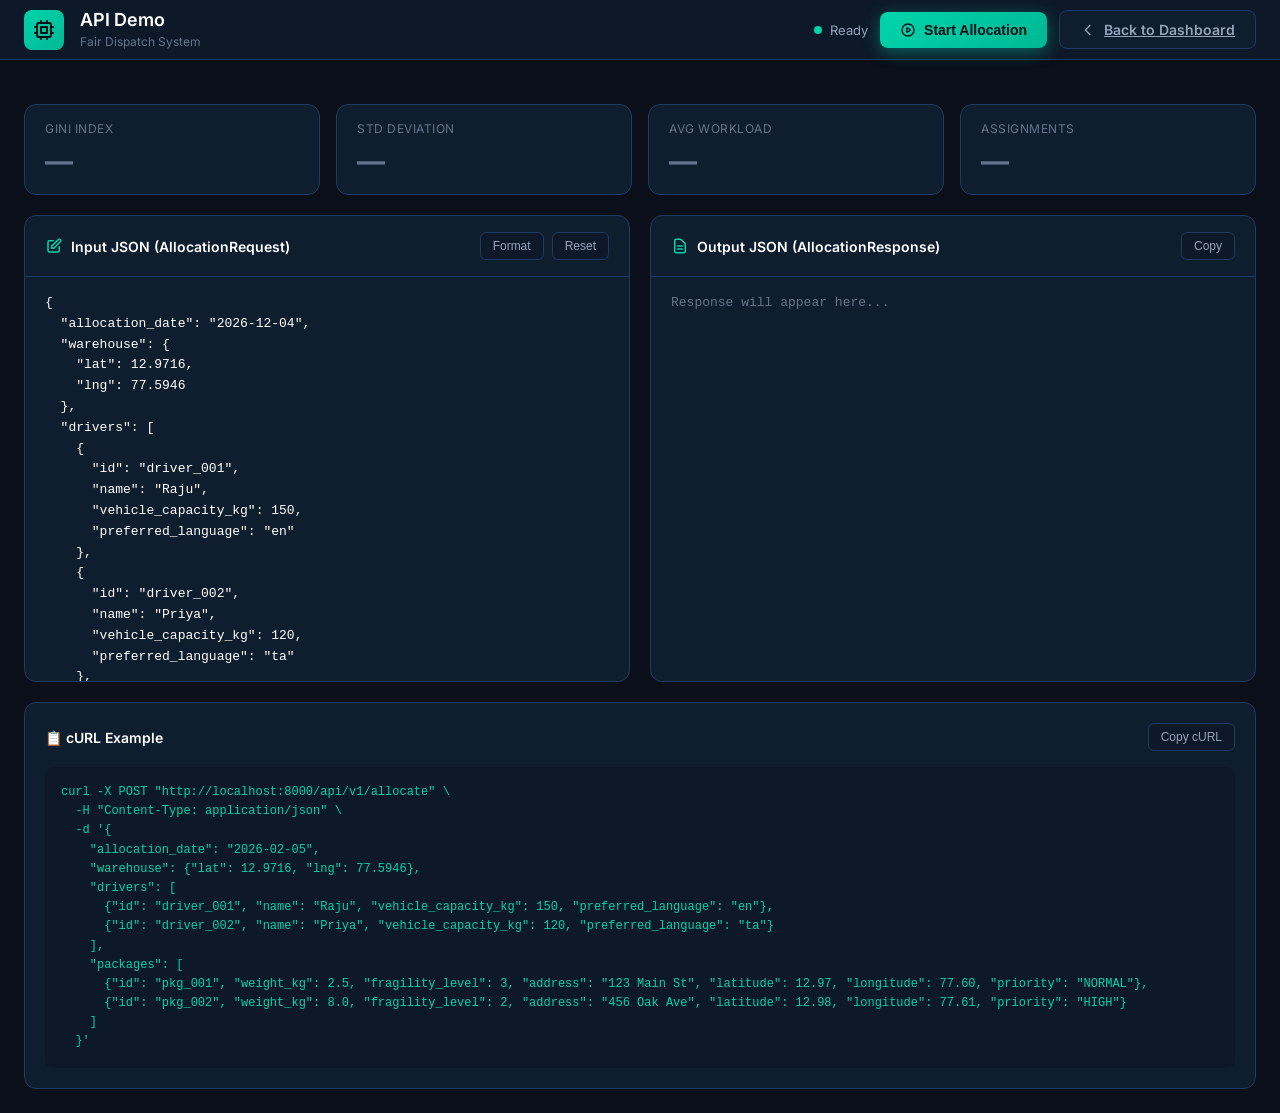
<file: frontend/demo.html>
<!DOCTYPE html>
<html lang="en">

<head>
    <meta charset="UTF-8">
    <meta name="viewport" content="width=device-width, initial-scale=1.0">
    <title>API Demo | Fair Dispatch System</title>
    <link href="https://fonts.googleapis.com/css2?family=Inter:wght@400;500;600;700&display=swap" rel="stylesheet">
    <style>
        :root {
            --bg-primary: #0a0f1a;
            --bg-secondary: #0d1929;
            --bg-card: #0f1e2e;
            --accent-primary: #00d4aa;
            --accent-secondary: #00b894;
            --accent-glow: rgba(0, 212, 170, 0.4);
            --text-primary: #ffffff;
            --text-secondary: #94a3b8;
            --text-muted: #64748b;
            --border-primary: #1e3a5f;
            --status-success: #00d4aa;
            --status-error: #ef4444;
            --status-warning: #fbbf24;
        }

        * {
            margin: 0;
            padding: 0;
            box-sizing: border-box;
        }

        body {
            font-family: 'Inter', -apple-system, BlinkMacSystemFont, 'Segoe UI', sans-serif;
            background: var(--bg-primary);
            color: var(--text-primary);
            min-height: 100vh;
        }

        .header {
            height: 60px;
            background: var(--bg-secondary);
            border-bottom: 1px solid var(--border-primary);
            display: flex;
            align-items: center;
            justify-content: space-between;
            padding: 0 24px;
            position: fixed;
            top: 0;
            left: 0;
            right: 0;
            z-index: 100;
        }

        .header-left {
            display: flex;
            align-items: center;
            gap: 16px;
        }

        .logo {
            width: 40px;
            height: 40px;
            background: linear-gradient(135deg, var(--accent-primary) 0%, var(--accent-secondary) 100%);
            border-radius: 8px;
            display: flex;
            align-items: center;
            justify-content: center;
        }

        .logo svg {
            width: 24px;
            height: 24px;
            color: var(--bg-primary);
        }

        .header-title h1 {
            font-size: 18px;
            font-weight: 600;
        }

        .header-title .subtitle {
            font-size: 12px;
            color: var(--text-muted);
        }

        .header-right {
            display: flex;
            align-items: center;
            gap: 12px;
        }

        .btn {
            display: inline-flex;
            align-items: center;
            gap: 8px;
            padding: 10px 20px;
            border-radius: 8px;
            font-size: 14px;
            font-weight: 600;
            cursor: pointer;
            border: none;
            transition: all 0.2s ease;
        }

        .btn-primary {
            background: linear-gradient(135deg, var(--accent-primary) 0%, var(--accent-secondary) 100%);
            color: var(--bg-primary);
            box-shadow: 0 4px 16px var(--accent-glow);
        }

        .btn-primary:hover {
            transform: translateY(-2px);
            box-shadow: 0 6px 24px var(--accent-glow);
        }

        .btn-primary:disabled {
            opacity: 0.6;
            cursor: not-allowed;
            transform: none;
        }

        .btn-secondary {
            background: var(--bg-card);
            color: var(--text-secondary);
            border: 1px solid var(--border-primary);
        }

        .btn-secondary:hover {
            background: var(--bg-secondary);
            color: var(--text-primary);
            border-color: var(--accent-primary);
        }

        .main-content {
            margin-top: 60px;
            padding: 24px;
            display: flex;
            flex-direction: column;
            gap: 20px;
            min-height: calc(100vh - 60px);
        }

        .metrics-bar {
            display: grid;
            grid-template-columns: repeat(4, 1fr);
            gap: 16px;
        }

        .metric-card {
            background: var(--bg-card);
            border: 1px solid var(--border-primary);
            border-radius: 12px;
            padding: 16px 20px;
            display: flex;
            flex-direction: column;
            gap: 8px;
            transition: all 0.3s ease;
        }

        .metric-card:hover {
            border-color: var(--accent-primary);
            box-shadow: 0 4px 16px rgba(0, 212, 170, 0.1);
        }

        .metric-label {
            font-size: 12px;
            color: var(--text-muted);
            text-transform: uppercase;
            letter-spacing: 0.5px;
        }

        .metric-value {
            font-size: 28px;
            font-weight: 700;
            color: var(--accent-primary);
        }

        .metric-value.pending {
            color: var(--text-muted);
        }

        .panels-container {
            display: grid;
            grid-template-columns: 1fr 1fr;
            gap: 20px;
            flex: 1;
        }

        .panel {
            background: var(--bg-card);
            border: 1px solid var(--border-primary);
            border-radius: 12px;
            display: flex;
            flex-direction: column;
            overflow: hidden;
        }

        .panel-header {
            padding: 16px 20px;
            border-bottom: 1px solid var(--border-primary);
            display: flex;
            align-items: center;
            justify-content: space-between;
        }

        .panel-title {
            font-size: 14px;
            font-weight: 600;
            display: flex;
            align-items: center;
            gap: 8px;
        }

        .panel-title svg {
            width: 18px;
            height: 18px;
            color: var(--accent-primary);
        }

        .panel-actions {
            display: flex;
            gap: 8px;
        }

        .panel-btn {
            padding: 6px 12px;
            font-size: 12px;
            border-radius: 6px;
            background: var(--bg-secondary);
            color: var(--text-secondary);
            border: 1px solid var(--border-primary);
            cursor: pointer;
            transition: all 0.2s ease;
        }

        .panel-btn:hover {
            color: var(--text-primary);
            border-color: var(--accent-primary);
        }

        .panel-body {
            flex: 1;
            padding: 0;
            position: relative;
        }

        .json-textarea {
            width: 100%;
            height: 100%;
            min-height: 400px;
            background: transparent;
            border: none;
            color: var(--text-primary);
            font-family: 'Monaco', 'Menlo', 'Ubuntu Mono', monospace;
            font-size: 13px;
            line-height: 1.6;
            padding: 16px 20px;
            resize: none;
            outline: none;
        }

        .json-textarea:focus {
            background: rgba(0, 212, 170, 0.02);
        }

        .json-textarea.readonly {
            color: var(--text-secondary);
        }

        .json-textarea::placeholder {
            color: var(--text-muted);
        }

        .status-indicator {
            display: flex;
            align-items: center;
            gap: 8px;
            font-size: 13px;
            color: var(--text-secondary);
        }

        .status-dot {
            width: 8px;
            height: 8px;
            border-radius: 50%;
            background: var(--status-success);
        }

        .status-dot.loading {
            animation: pulse 1s infinite;
            background: var(--status-warning);
        }

        .status-dot.error {
            background: var(--status-error);
        }

        @keyframes pulse {

            0%,
            100% {
                opacity: 1;
                transform: scale(1);
            }

            50% {
                opacity: 0.5;
                transform: scale(1.2);
            }
        }

        .alert {
            padding: 16px 20px;
            border-radius: 8px;
            font-size: 14px;
            display: none;
        }

        .alert.error {
            display: block;
            background: rgba(239, 68, 68, 0.1);
            border: 1px solid var(--status-error);
            color: var(--status-error);
        }

        .alert.success {
            display: block;
            background: rgba(0, 212, 170, 0.1);
            border: 1px solid var(--status-success);
            color: var(--status-success);
        }

        .curl-section {
            background: var(--bg-card);
            border: 1px solid var(--border-primary);
            border-radius: 12px;
            padding: 20px;
        }

        .curl-header {
            display: flex;
            align-items: center;
            justify-content: space-between;
            margin-bottom: 16px;
        }

        .curl-title {
            font-size: 14px;
            font-weight: 600;
            color: var(--text-primary);
        }

        .curl-code {
            background: var(--bg-secondary);
            border-radius: 8px;
            padding: 16px;
            overflow-x: auto;
        }

        .curl-code pre {
            font-family: 'Monaco', 'Menlo', 'Ubuntu Mono', monospace;
            font-size: 12px;
            line-height: 1.6;
            color: var(--accent-primary);
            margin: 0;
            white-space: pre-wrap;
        }

        @media (max-width: 1024px) {
            .panels-container {
                grid-template-columns: 1fr;
            }

            .metrics-bar {
                grid-template-columns: repeat(2, 1fr);
            }
        }

        @media (max-width: 640px) {
            .metrics-bar {
                grid-template-columns: 1fr;
            }
        }
    </style>
</head>

<body>
    <header class="header">
        <div class="header-left">
            <div class="logo">
                <svg xmlns="http://www.w3.org/2000/svg" fill="none" viewBox="0 0 24 24" stroke="currentColor">
                    <path stroke-linecap="round" stroke-linejoin="round" stroke-width="2"
                        d="M9 3v2m6-2v2M9 19v2m6-2v2M5 9H3m2 6H3m18-6h-2m2 6h-2M7 19h10a2 2 0 002-2V7a2 2 0 00-2-2H7a2 2 0 00-2 2v10a2 2 0 002 2zM9 9h6v6H9V9z" />
                </svg>
            </div>
            <div class="header-title">
                <h1>API Demo</h1>
                <span class="subtitle">Fair Dispatch System</span>
            </div>
        </div>
        <div class="header-right">
            <div class="status-indicator" id="status-indicator">
                <span class="status-dot" id="status-dot"></span>
                <span id="status-text">Ready</span>
            </div>
            <button class="btn btn-primary" id="run-btn" onclick="runAllocation()">
                <svg xmlns="http://www.w3.org/2000/svg" width="16" height="16" fill="none" viewBox="0 0 24 24"
                    stroke="currentColor">
                    <path stroke-linecap="round" stroke-linejoin="round" stroke-width="2"
                        d="M14.752 11.168l-3.197-2.132A1 1 0 0010 9.87v4.263a1 1 0 001.555.832l3.197-2.132a1 1 0 000-1.664z" />
                    <path stroke-linecap="round" stroke-linejoin="round" stroke-width="2"
                        d="M21 12a9 9 0 11-18 0 9 9 0 0118 0z" />
                </svg>
                Start Allocation
            </button>
            <a href="/" class="btn btn-secondary">
                <svg xmlns="http://www.w3.org/2000/svg" width="16" height="16" fill="none" viewBox="0 0 24 24"
                    stroke="currentColor">
                    <path stroke-linecap="round" stroke-linejoin="round" stroke-width="2" d="M15 19l-7-7 7-7" />
                </svg>
                Back to Dashboard
            </a>
        </div>
    </header>

    <main class="main-content">
        <div id="alert-container"></div>

        <div class="metrics-bar">
            <div class="metric-card">
                <span class="metric-label">Gini Index</span>
                <span class="metric-value pending" id="metric-gini">—</span>
            </div>
            <div class="metric-card">
                <span class="metric-label">Std Deviation</span>
                <span class="metric-value pending" id="metric-stddev">—</span>
            </div>
            <div class="metric-card">
                <span class="metric-label">Avg Workload</span>
                <span class="metric-value pending" id="metric-avg">—</span>
            </div>
            <div class="metric-card">
                <span class="metric-label">Assignments</span>
                <span class="metric-value pending" id="metric-assignments">—</span>
            </div>
        </div>

        <div class="panels-container">
            <div class="panel">
                <div class="panel-header">
                    <span class="panel-title">
                        <svg xmlns="http://www.w3.org/2000/svg" fill="none" viewBox="0 0 24 24" stroke="currentColor">
                            <path stroke-linecap="round" stroke-linejoin="round" stroke-width="2"
                                d="M11 5H6a2 2 0 00-2 2v11a2 2 0 002 2h11a2 2 0 002-2v-5m-1.414-9.414a2 2 0 112.828 2.828L11.828 15H9v-2.828l8.586-8.586z" />
                        </svg>
                        Input JSON (AllocationRequest)
                    </span>
                    <div class="panel-actions">
                        <button class="panel-btn" onclick="formatInput()">Format</button>
                        <button class="panel-btn" onclick="resetInput()">Reset</button>
                    </div>
                </div>
                <div class="panel-body">
                    <textarea id="input-json" class="json-textarea"
                        placeholder="Paste your AllocationRequest JSON here..."></textarea>
                </div>
            </div>

            <div class="panel">
                <div class="panel-header">
                    <span class="panel-title">
                        <svg xmlns="http://www.w3.org/2000/svg" fill="none" viewBox="0 0 24 24" stroke="currentColor">
                            <path stroke-linecap="round" stroke-linejoin="round" stroke-width="2"
                                d="M9 12h6m-6 4h6m2 5H7a2 2 0 01-2-2V5a2 2 0 012-2h5.586a1 1 0 01.707.293l5.414 5.414a1 1 0 01.293.707V19a2 2 0 01-2 2z" />
                        </svg>
                        Output JSON (AllocationResponse)
                    </span>
                    <div class="panel-actions">
                        <button class="panel-btn" onclick="copyOutput()">Copy</button>
                    </div>
                </div>
                <div class="panel-body">
                    <textarea id="output-json" class="json-textarea readonly" readonly
                        placeholder="Response will appear here..."></textarea>
                </div>
            </div>
        </div>

        <!-- Supervision Link - Persistent after allocation -->
        <div id="supervision-link-container"
            style="display: none; margin: 20px; padding: 16px; background: linear-gradient(135deg, rgba(0, 212, 170, 0.15) 0%, rgba(0, 184, 148, 0.15) 100%); border: 1px solid #00d4aa; border-radius: 12px; text-align: center;">
            <div style="display: flex; align-items: center; justify-content: center; gap: 16px; flex-wrap: wrap;">
                <span style="color: #00d4aa; font-size: 14px;">
                    <strong>✓ Allocation Complete</strong> — Run ID: <code id="run-id-display"
                        style="background: rgba(0,0,0,0.3); padding: 2px 8px; border-radius: 4px;">—</code>
                </span>
                <a id="supervision-link" href="#" target="_blank"
                    style="display: inline-flex; align-items: center; gap: 8px; padding: 10px 24px; background: linear-gradient(135deg, #00d4aa 0%, #00b894 100%); color: #0a0f1a; text-decoration: none; border-radius: 8px; font-weight: 600; font-size: 14px; transition: all 0.2s ease;">
                    🎯 Open Live Supervision Dashboard
                </a>
            </div>
        </div>

        <div class="curl-section">
            <div class="curl-header">
                <span class="curl-title">📋 cURL Example</span>
                <button class="panel-btn" onclick="copyCurl()">Copy cURL</button>
            </div>
            <div class="curl-code">
                <pre id="curl-example">curl -X POST "http://localhost:8000/api/v1/allocate" \
  -H "Content-Type: application/json" \
  -d '{
    "allocation_date": "2026-02-05",
    "warehouse": {"lat": 12.9716, "lng": 77.5946},
    "drivers": [
      {"id": "driver_001", "name": "Raju", "vehicle_capacity_kg": 150, "preferred_language": "en"},
      {"id": "driver_002", "name": "Priya", "vehicle_capacity_kg": 120, "preferred_language": "ta"}
    ],
    "packages": [
      {"id": "pkg_001", "weight_kg": 2.5, "fragility_level": 3, "address": "123 Main St", "latitude": 12.97, "longitude": 77.60, "priority": "NORMAL"},
      {"id": "pkg_002", "weight_kg": 8.0, "fragility_level": 2, "address": "456 Oak Ave", "latitude": 12.98, "longitude": 77.61, "priority": "HIGH"}
    ]
  }'</pre>
            </div>
        </div>
    </main>

    <script>
        // Default allocation request with 10 packages and 3 drivers
        const DEFAULT_REQUEST = {
            allocation_date: new Date().toISOString().split('T')[0],
            warehouse: { lat: 12.9716, lng: 77.5946 },
            drivers: [
                { id: "driver_001", name: "Raju", vehicle_capacity_kg: 150, preferred_language: "en" },
                { id: "driver_002", name: "Priya", vehicle_capacity_kg: 120, preferred_language: "ta" },
                { id: "driver_003", name: "Kumar", vehicle_capacity_kg: 180, preferred_language: "en" },
                { id: "driver_004", name: "Lakshmi", vehicle_capacity_kg: 100, preferred_language: "hi" },
                { id: "driver_005", name: "Arjun", vehicle_capacity_kg: 160, preferred_language: "te" }
            ],
            packages: [
                { id: "pkg_001", weight_kg: 2.5, fragility_level: 3, address: "4A, Ruby Apartment, 3rd Main Road, Koramangala", latitude: 12.9352, longitude: 77.6245, priority: "NORMAL" },
                { id: "pkg_002", weight_kg: 8.0, fragility_level: 2, address: "No. 12, 2nd Cross Street, Indiranagar", latitude: 12.9716, longitude: 77.6411, priority: "HIGH" },
                { id: "pkg_003", weight_kg: 1.5, fragility_level: 1, address: "45, Brigade Road, Ashok Nagar", latitude: 12.9719, longitude: 77.6074, priority: "NORMAL" },
                { id: "pkg_004", weight_kg: 5.0, fragility_level: 4, address: "78, MG Road, Near Trinity Metro", latitude: 12.9756, longitude: 77.6066, priority: "EXPRESS" },
                { id: "pkg_005", weight_kg: 3.2, fragility_level: 2, address: "23, Residency Road, Richmond Circle", latitude: 12.9682, longitude: 77.5973, priority: "NORMAL" },
                { id: "pkg_006", weight_kg: 6.8, fragility_level: 3, address: "101, Commercial Street, Shivaji Nagar", latitude: 12.9833, longitude: 77.6072, priority: "HIGH" },
                { id: "pkg_007", weight_kg: 2.1, fragility_level: 1, address: "55, Cunningham Road, Vasanth Nagar", latitude: 12.9927, longitude: 77.5855, priority: "NORMAL" },
                { id: "pkg_008", weight_kg: 4.5, fragility_level: 5, address: "88, Lavelle Road, Langford Town", latitude: 12.9644, longitude: 77.5957, priority: "EXPRESS" },
                { id: "pkg_009", weight_kg: 7.2, fragility_level: 2, address: "32, Vittal Mallya Road, Cubbon Park", latitude: 12.9738, longitude: 77.5956, priority: "NORMAL" },
                { id: "pkg_010", weight_kg: 1.8, fragility_level: 1, address: "67, Infantry Road, Shivaji Nagar", latitude: 12.9864, longitude: 77.5961, priority: "HIGH" }
            ]
        };

        // Initialize
        document.getElementById('input-json').value = JSON.stringify(DEFAULT_REQUEST, null, 2);

        function setStatus(status, text) {
            const dot = document.getElementById('status-dot');
            const textEl = document.getElementById('status-text');

            dot.className = 'status-dot';
            if (status === 'loading') dot.classList.add('loading');
            if (status === 'error') dot.classList.add('error');

            textEl.textContent = text;
        }

        function showAlert(type, message) {
            const container = document.getElementById('alert-container');
            container.innerHTML = `<div class="alert ${type}">${message}</div>`;
            setTimeout(() => container.innerHTML = '', 5000);
        }

        function updateMetrics(data) {
            const gf = data.global_fairness || {};

            document.getElementById('metric-gini').textContent =
                gf.gini_index !== undefined ? gf.gini_index.toFixed(3) : '—';
            document.getElementById('metric-stddev').textContent =
                gf.std_dev !== undefined ? gf.std_dev.toFixed(2) : '—';
            document.getElementById('metric-avg').textContent =
                gf.avg_workload !== undefined ? gf.avg_workload.toFixed(2) : '—';
            document.getElementById('metric-assignments').textContent =
                data.assignments ? data.assignments.length : '—';

            // Remove pending class
            document.querySelectorAll('.metric-value').forEach(el => el.classList.remove('pending'));
        }

        function resetMetrics() {
            document.getElementById('metric-gini').textContent = '—';
            document.getElementById('metric-stddev').textContent = '—';
            document.getElementById('metric-avg').textContent = '—';
            document.getElementById('metric-assignments').textContent = '—';
            document.querySelectorAll('.metric-value').forEach(el => el.classList.add('pending'));
        }

        async function runAllocation() {
            const inputEl = document.getElementById('input-json');
            const outputEl = document.getElementById('output-json');
            const runBtn = document.getElementById('run-btn');

            // Parse input
            let payload;
            try {
                payload = JSON.parse(inputEl.value);
            } catch (e) {
                showAlert('error', `Invalid JSON: ${e.message}`);
                setStatus('error', 'JSON Parse Error');
                return;
            }

            // Disable button and show loading
            runBtn.disabled = true;
            setStatus('loading', 'Processing...');
            resetMetrics();
            outputEl.value = 'Sending request...';

            try {
                const startTime = performance.now();

                // Use LangGraph endpoint for real-time agent events
                const response = await fetch('/api/v1/allocate/langgraph', {
                    method: 'POST',
                    headers: { 'Content-Type': 'application/json' },
                    body: JSON.stringify(payload)
                });

                const duration = ((performance.now() - startTime) / 1000).toFixed(2);
                const data = await response.json();

                outputEl.value = JSON.stringify(data, null, 2);

                if (response.ok) {
                    setStatus('success', `Completed in ${duration}s`);
                    updateMetrics(data);

                    // Show allocation_run_id and supervision link
                    const runId = data.allocation_run_id;
                    if (runId) {
                        const shortId = runId.substring(0, 8);
                        const supervisionUrl = `http://localhost:8090/?run_id=${encodeURIComponent(runId)}`;

                        // Show persistent supervision link container
                        const linkContainer = document.getElementById('supervision-link-container');
                        const runIdDisplay = document.getElementById('run-id-display');
                        const supervisionLink = document.getElementById('supervision-link');

                        runIdDisplay.textContent = shortId + '...';
                        supervisionLink.href = supervisionUrl;
                        linkContainer.style.display = 'block';

                        // Also show toast alert (will disappear)
                        showAlert('success', `Allocation completed in ${duration}s`);
                    } else {
                        showAlert('success', `Allocation completed successfully in ${duration}s`);
                    }
                } else {
                    setStatus('error', `Error ${response.status}`);
                    showAlert('error', `API Error: ${data.detail || data.message || 'Unknown error'}`);
                }
            } catch (e) {
                setStatus('error', 'Connection Error');
                outputEl.value = JSON.stringify({ error: e.message }, null, 2);
                showAlert('error', `Connection error: ${e.message}`);
            } finally {
                runBtn.disabled = false;
            }
        }

        function formatInput() {
            const el = document.getElementById('input-json');
            try {
                const parsed = JSON.parse(el.value);
                el.value = JSON.stringify(parsed, null, 2);
            } catch (e) {
                showAlert('error', `Cannot format: ${e.message}`);
            }
        }

        function resetInput() {
            document.getElementById('input-json').value = JSON.stringify(DEFAULT_REQUEST, null, 2);
            document.getElementById('output-json').value = '';
            resetMetrics();
            setStatus('success', 'Ready');
        }

        function copyOutput() {
            const el = document.getElementById('output-json');
            navigator.clipboard.writeText(el.value).then(() => {
                showAlert('success', 'Output copied to clipboard');
            });
        }

        function copyCurl() {
            const el = document.getElementById('curl-example');
            navigator.clipboard.writeText(el.textContent).then(() => {
                showAlert('success', 'cURL command copied to clipboard');
            });
        }
    </script>
</body>

</html>
</file>
